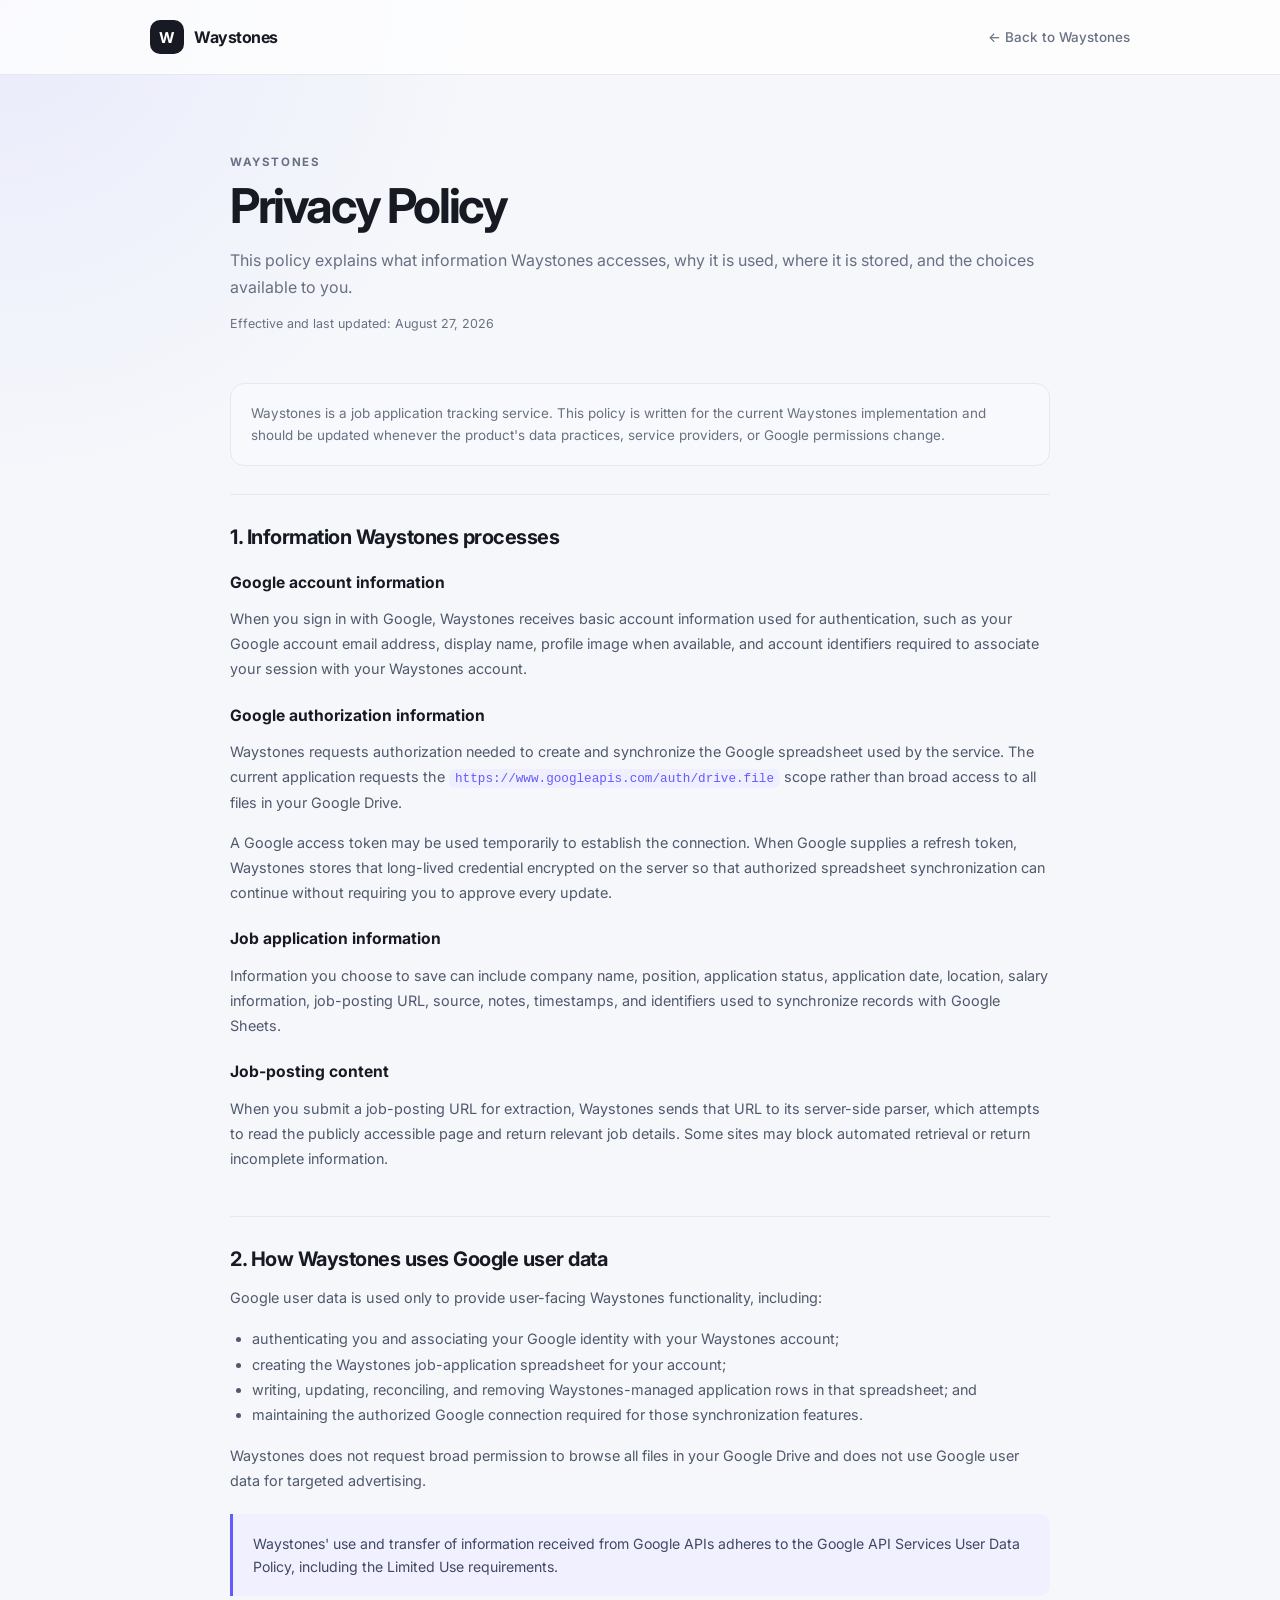
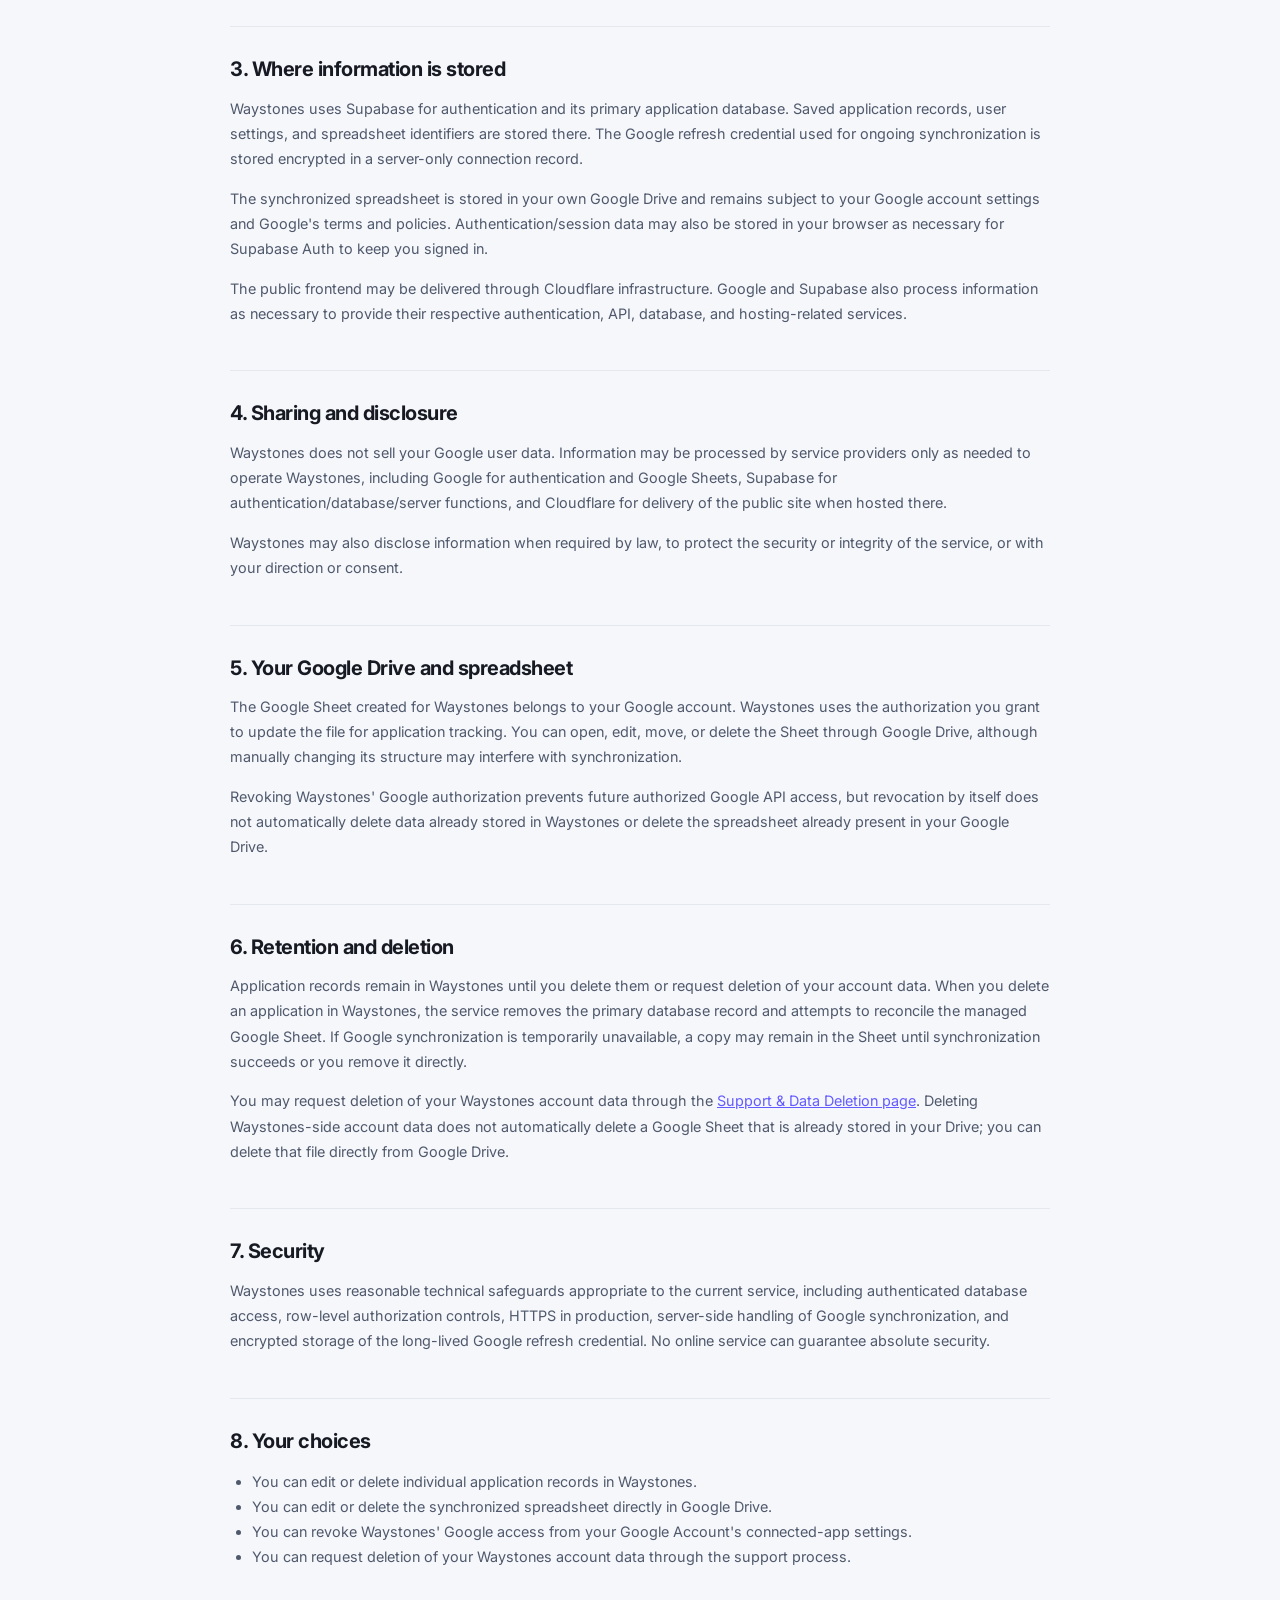
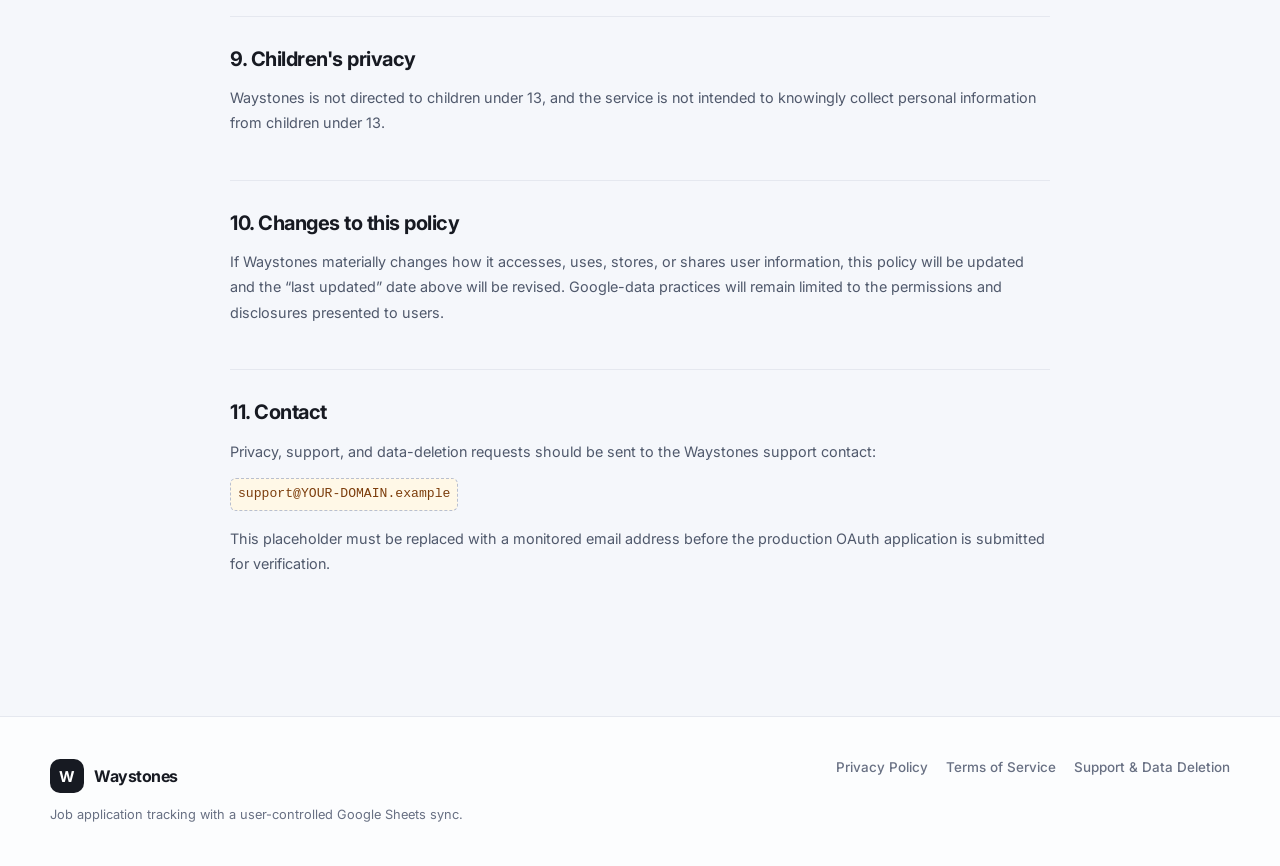
<file: privacy.html>
<!DOCTYPE html>
<html lang="en">
<head>
  <meta charset="UTF-8" />
  <meta name="viewport" content="width=device-width, initial-scale=1.0" />
  <meta name="description" content="Waystones Privacy Policy, including how Google account information, Google Sheets access, and job application data are handled." />
  <meta name="theme-color" content="#f5f7fb" />
  <title>Privacy Policy | Waystones</title>
  <link rel="preconnect" href="https://fonts.googleapis.com" />
  <link rel="preconnect" href="https://fonts.gstatic.com" crossorigin />
  <link href="https://fonts.googleapis.com/css2?family=Inter:wght@400;500;600;700&display=swap" rel="stylesheet" />
  <link rel="stylesheet" href="styles.css?v=20260827-public-v1" />
</head>
<body>
  <div class="legal-shell">
    <header class="legal-header">
      <div class="legal-header-inner">
        <a class="brand brand-link" href="index.html" aria-label="Waystones home">
          <div class="brand-mark">W</div>
          <span>Waystones</span>
        </a>
        <a class="legal-back-link" href="index.html">← Back to Waystones</a>
      </div>
    </header>

    <main class="legal-page">
      <section class="legal-hero">
        <p class="eyebrow">WAYSTONES</p>
        <h1>Privacy Policy</h1>
        <p>This policy explains what information Waystones accesses, why it is used, where it is stored, and the choices available to you.</p>
        <div class="legal-meta">Effective and last updated: August 27, 2026</div>
      </section>

      <div class="legal-notice">
        Waystones is a job application tracking service. This policy is written for the current Waystones implementation and should be updated whenever the product's data practices, service providers, or Google permissions change.
      </div>

      <section class="legal-section">
        <h2>1. Information Waystones processes</h2>
        <h3>Google account information</h3>
        <p>When you sign in with Google, Waystones receives basic account information used for authentication, such as your Google account email address, display name, profile image when available, and account identifiers required to associate your session with your Waystones account.</p>

        <h3>Google authorization information</h3>
        <p>Waystones requests authorization needed to create and synchronize the Google spreadsheet used by the service. The current application requests the <code>https://www.googleapis.com/auth/drive.file</code> scope rather than broad access to all files in your Google Drive.</p>
        <p>A Google access token may be used temporarily to establish the connection. When Google supplies a refresh token, Waystones stores that long-lived credential encrypted on the server so that authorized spreadsheet synchronization can continue without requiring you to approve every update.</p>

        <h3>Job application information</h3>
        <p>Information you choose to save can include company name, position, application status, application date, location, salary information, job-posting URL, source, notes, timestamps, and identifiers used to synchronize records with Google Sheets.</p>

        <h3>Job-posting content</h3>
        <p>When you submit a job-posting URL for extraction, Waystones sends that URL to its server-side parser, which attempts to read the publicly accessible page and return relevant job details. Some sites may block automated retrieval or return incomplete information.</p>
      </section>

      <section class="legal-section">
        <h2>2. How Waystones uses Google user data</h2>
        <p>Google user data is used only to provide user-facing Waystones functionality, including:</p>
        <ul>
          <li>authenticating you and associating your Google identity with your Waystones account;</li>
          <li>creating the Waystones job-application spreadsheet for your account;</li>
          <li>writing, updating, reconciling, and removing Waystones-managed application rows in that spreadsheet; and</li>
          <li>maintaining the authorized Google connection required for those synchronization features.</li>
        </ul>
        <p>Waystones does not request broad permission to browse all files in your Google Drive and does not use Google user data for targeted advertising.</p>

        <div class="legal-callout">
          Waystones' use and transfer of information received from Google APIs adheres to the Google API Services User Data Policy, including the Limited Use requirements.
        </div>
      </section>

      <section class="legal-section">
        <h2>3. Where information is stored</h2>
        <p>Waystones uses Supabase for authentication and its primary application database. Saved application records, user settings, and spreadsheet identifiers are stored there. The Google refresh credential used for ongoing synchronization is stored encrypted in a server-only connection record.</p>
        <p>The synchronized spreadsheet is stored in your own Google Drive and remains subject to your Google account settings and Google's terms and policies. Authentication/session data may also be stored in your browser as necessary for Supabase Auth to keep you signed in.</p>
        <p>The public frontend may be delivered through Cloudflare infrastructure. Google and Supabase also process information as necessary to provide their respective authentication, API, database, and hosting-related services.</p>
      </section>

      <section class="legal-section">
        <h2>4. Sharing and disclosure</h2>
        <p>Waystones does not sell your Google user data. Information may be processed by service providers only as needed to operate Waystones, including Google for authentication and Google Sheets, Supabase for authentication/database/server functions, and Cloudflare for delivery of the public site when hosted there.</p>
        <p>Waystones may also disclose information when required by law, to protect the security or integrity of the service, or with your direction or consent.</p>
      </section>

      <section class="legal-section">
        <h2>5. Your Google Drive and spreadsheet</h2>
        <p>The Google Sheet created for Waystones belongs to your Google account. Waystones uses the authorization you grant to update the file for application tracking. You can open, edit, move, or delete the Sheet through Google Drive, although manually changing its structure may interfere with synchronization.</p>
        <p>Revoking Waystones' Google authorization prevents future authorized Google API access, but revocation by itself does not automatically delete data already stored in Waystones or delete the spreadsheet already present in your Google Drive.</p>
      </section>

      <section class="legal-section">
        <h2>6. Retention and deletion</h2>
        <p>Application records remain in Waystones until you delete them or request deletion of your account data. When you delete an application in Waystones, the service removes the primary database record and attempts to reconcile the managed Google Sheet. If Google synchronization is temporarily unavailable, a copy may remain in the Sheet until synchronization succeeds or you remove it directly.</p>
        <p>You may request deletion of your Waystones account data through the <a href="support.html#data-deletion">Support &amp; Data Deletion page</a>. Deleting Waystones-side account data does not automatically delete a Google Sheet that is already stored in your Drive; you can delete that file directly from Google Drive.</p>
      </section>

      <section class="legal-section">
        <h2>7. Security</h2>
        <p>Waystones uses reasonable technical safeguards appropriate to the current service, including authenticated database access, row-level authorization controls, HTTPS in production, server-side handling of Google synchronization, and encrypted storage of the long-lived Google refresh credential. No online service can guarantee absolute security.</p>
      </section>

      <section class="legal-section">
        <h2>8. Your choices</h2>
        <ul>
          <li>You can edit or delete individual application records in Waystones.</li>
          <li>You can edit or delete the synchronized spreadsheet directly in Google Drive.</li>
          <li>You can revoke Waystones' Google access from your Google Account's connected-app settings.</li>
          <li>You can request deletion of your Waystones account data through the support process.</li>
        </ul>
      </section>

      <section class="legal-section">
        <h2>9. Children's privacy</h2>
        <p>Waystones is not directed to children under 13, and the service is not intended to knowingly collect personal information from children under 13.</p>
      </section>

      <section class="legal-section">
        <h2>10. Changes to this policy</h2>
        <p>If Waystones materially changes how it accesses, uses, stores, or shares user information, this policy will be updated and the “last updated” date above will be revised. Google-data practices will remain limited to the permissions and disclosures presented to users.</p>
      </section>

      <section class="legal-section">
        <h2>11. Contact</h2>
        <p>Privacy, support, and data-deletion requests should be sent to the Waystones support contact:</p>
        <p><span class="support-email-placeholder">support@YOUR-DOMAIN.example</span></p>
        <p>This placeholder must be replaced with a monitored email address before the production OAuth application is submitted for verification.</p>
      </section>
    </main>

    <footer class="public-footer">
      <div class="landing-container public-footer-inner">
        <div>
          <div class="brand"><div class="brand-mark">W</div><span>Waystones</span></div>
          <p>Job application tracking with a user-controlled Google Sheets sync.</p>
        </div>
        <nav aria-label="Legal and support links">
          <a href="privacy.html">Privacy Policy</a>
          <a href="terms.html">Terms of Service</a>
          <a href="support.html">Support &amp; Data Deletion</a>
        </nav>
      </div>
    </footer>
  </div>
</body>
</html>
</file>
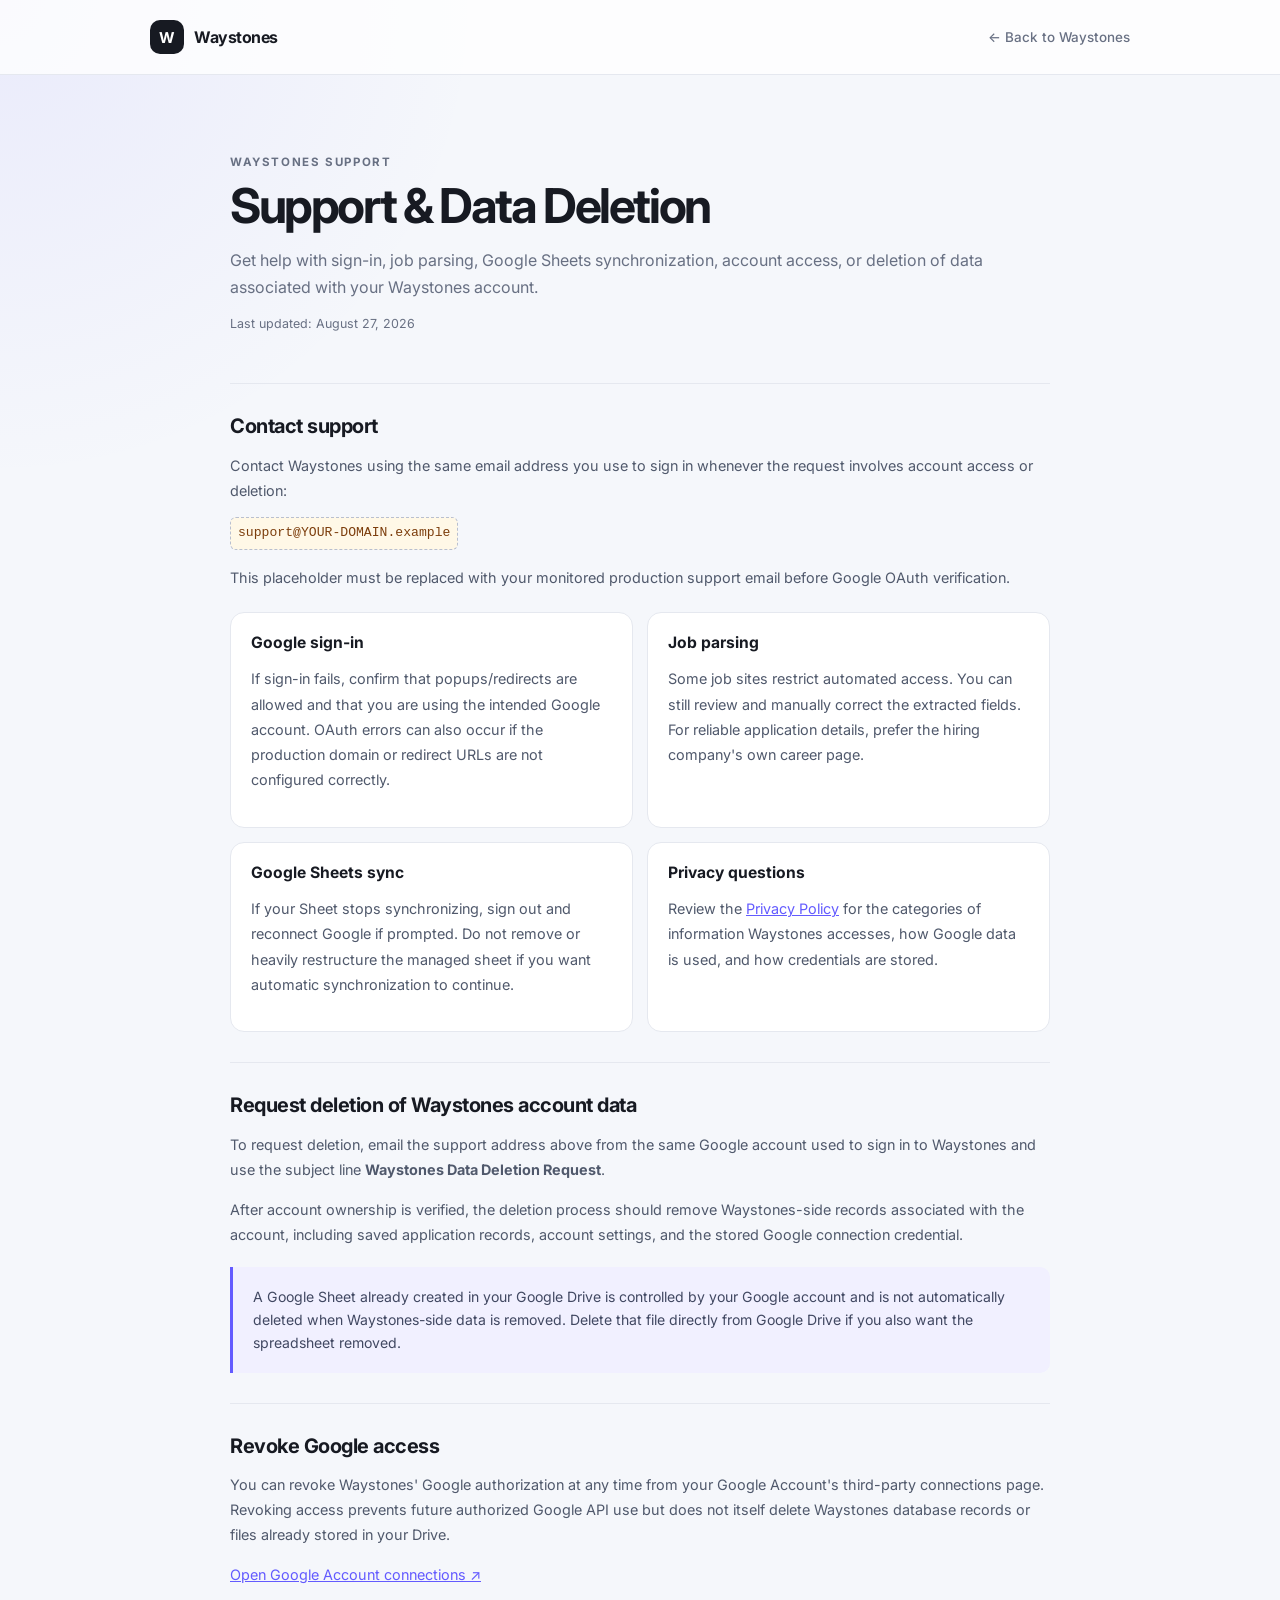
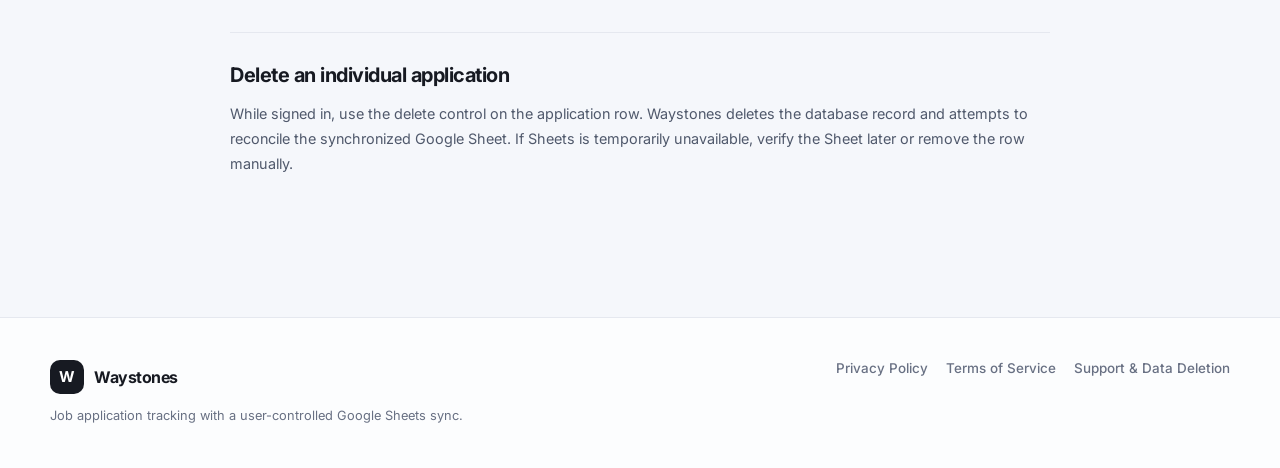
<file: support.html>
<!DOCTYPE html>
<html lang="en">
<head>
  <meta charset="UTF-8" />
  <meta name="viewport" content="width=device-width, initial-scale=1.0" />
  <meta name="description" content="Waystones support, troubleshooting, Google access revocation, and account data deletion information." />
  <meta name="theme-color" content="#f5f7fb" />
  <title>Support & Data Deletion | Waystones</title>
  <link rel="preconnect" href="https://fonts.googleapis.com" />
  <link rel="preconnect" href="https://fonts.gstatic.com" crossorigin />
  <link href="https://fonts.googleapis.com/css2?family=Inter:wght@400;500;600;700&display=swap" rel="stylesheet" />
  <link rel="stylesheet" href="styles.css?v=20260827-public-v1" />
</head>
<body>
  <div class="legal-shell">
    <header class="legal-header">
      <div class="legal-header-inner">
        <a class="brand brand-link" href="index.html" aria-label="Waystones home">
          <div class="brand-mark">W</div>
          <span>Waystones</span>
        </a>
        <a class="legal-back-link" href="index.html">← Back to Waystones</a>
      </div>
    </header>

    <main class="legal-page">
      <section class="legal-hero">
        <p class="eyebrow">WAYSTONES SUPPORT</p>
        <h1>Support &amp; Data Deletion</h1>
        <p>Get help with sign-in, job parsing, Google Sheets synchronization, account access, or deletion of data associated with your Waystones account.</p>
        <div class="legal-meta">Last updated: August 27, 2026</div>
      </section>

      <section class="legal-section">
        <h2>Contact support</h2>
        <p>Contact Waystones using the same email address you use to sign in whenever the request involves account access or deletion:</p>
        <p><span class="support-email-placeholder">support@YOUR-DOMAIN.example</span></p>
        <p>This placeholder must be replaced with your monitored production support email before Google OAuth verification.</p>

        <div class="support-grid">
          <article class="support-card">
            <h3>Google sign-in</h3>
            <p>If sign-in fails, confirm that popups/redirects are allowed and that you are using the intended Google account. OAuth errors can also occur if the production domain or redirect URLs are not configured correctly.</p>
          </article>
          <article class="support-card">
            <h3>Job parsing</h3>
            <p>Some job sites restrict automated access. You can still review and manually correct the extracted fields. For reliable application details, prefer the hiring company's own career page.</p>
          </article>
          <article class="support-card">
            <h3>Google Sheets sync</h3>
            <p>If your Sheet stops synchronizing, sign out and reconnect Google if prompted. Do not remove or heavily restructure the managed sheet if you want automatic synchronization to continue.</p>
          </article>
          <article class="support-card">
            <h3>Privacy questions</h3>
            <p>Review the <a href="privacy.html">Privacy Policy</a> for the categories of information Waystones accesses, how Google data is used, and how credentials are stored.</p>
          </article>
        </div>
      </section>

      <section id="data-deletion" class="legal-section">
        <h2>Request deletion of Waystones account data</h2>
        <p>To request deletion, email the support address above from the same Google account used to sign in to Waystones and use the subject line <strong>Waystones Data Deletion Request</strong>.</p>
        <p>After account ownership is verified, the deletion process should remove Waystones-side records associated with the account, including saved application records, account settings, and the stored Google connection credential.</p>
        <div class="legal-callout">
          A Google Sheet already created in your Google Drive is controlled by your Google account and is not automatically deleted when Waystones-side data is removed. Delete that file directly from Google Drive if you also want the spreadsheet removed.
        </div>
      </section>

      <section class="legal-section">
        <h2>Revoke Google access</h2>
        <p>You can revoke Waystones' Google authorization at any time from your Google Account's third-party connections page. Revoking access prevents future authorized Google API use but does not itself delete Waystones database records or files already stored in your Drive.</p>
        <p><a href="https://myaccount.google.com/connections" target="_blank" rel="noopener noreferrer">Open Google Account connections ↗</a></p>
      </section>

      <section class="legal-section">
        <h2>Delete an individual application</h2>
        <p>While signed in, use the delete control on the application row. Waystones deletes the database record and attempts to reconcile the synchronized Google Sheet. If Sheets is temporarily unavailable, verify the Sheet later or remove the row manually.</p>
      </section>
    </main>

    <footer class="public-footer">
      <div class="landing-container public-footer-inner">
        <div>
          <div class="brand"><div class="brand-mark">W</div><span>Waystones</span></div>
          <p>Job application tracking with a user-controlled Google Sheets sync.</p>
        </div>
        <nav aria-label="Legal and support links">
          <a href="privacy.html">Privacy Policy</a>
          <a href="terms.html">Terms of Service</a>
          <a href="support.html">Support &amp; Data Deletion</a>
        </nav>
      </div>
    </footer>
  </div>
</body>
</html>
</file>
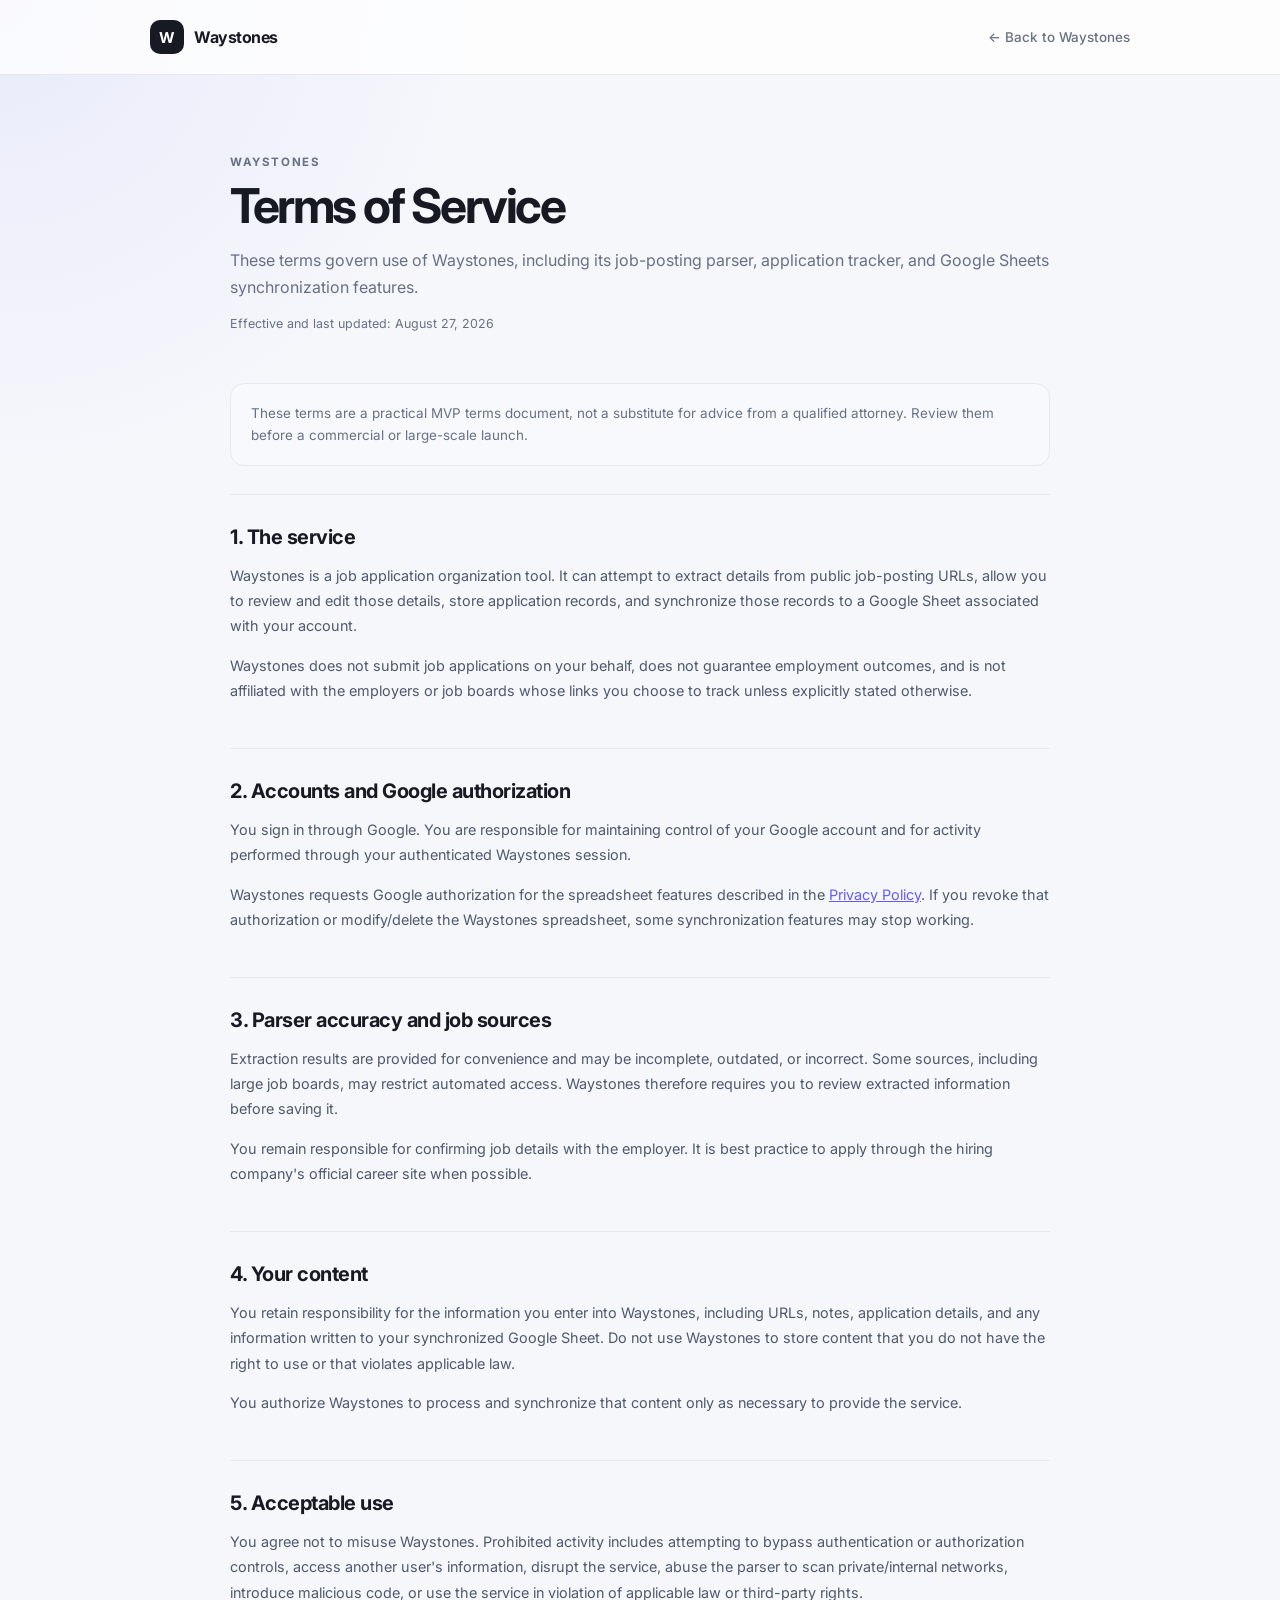
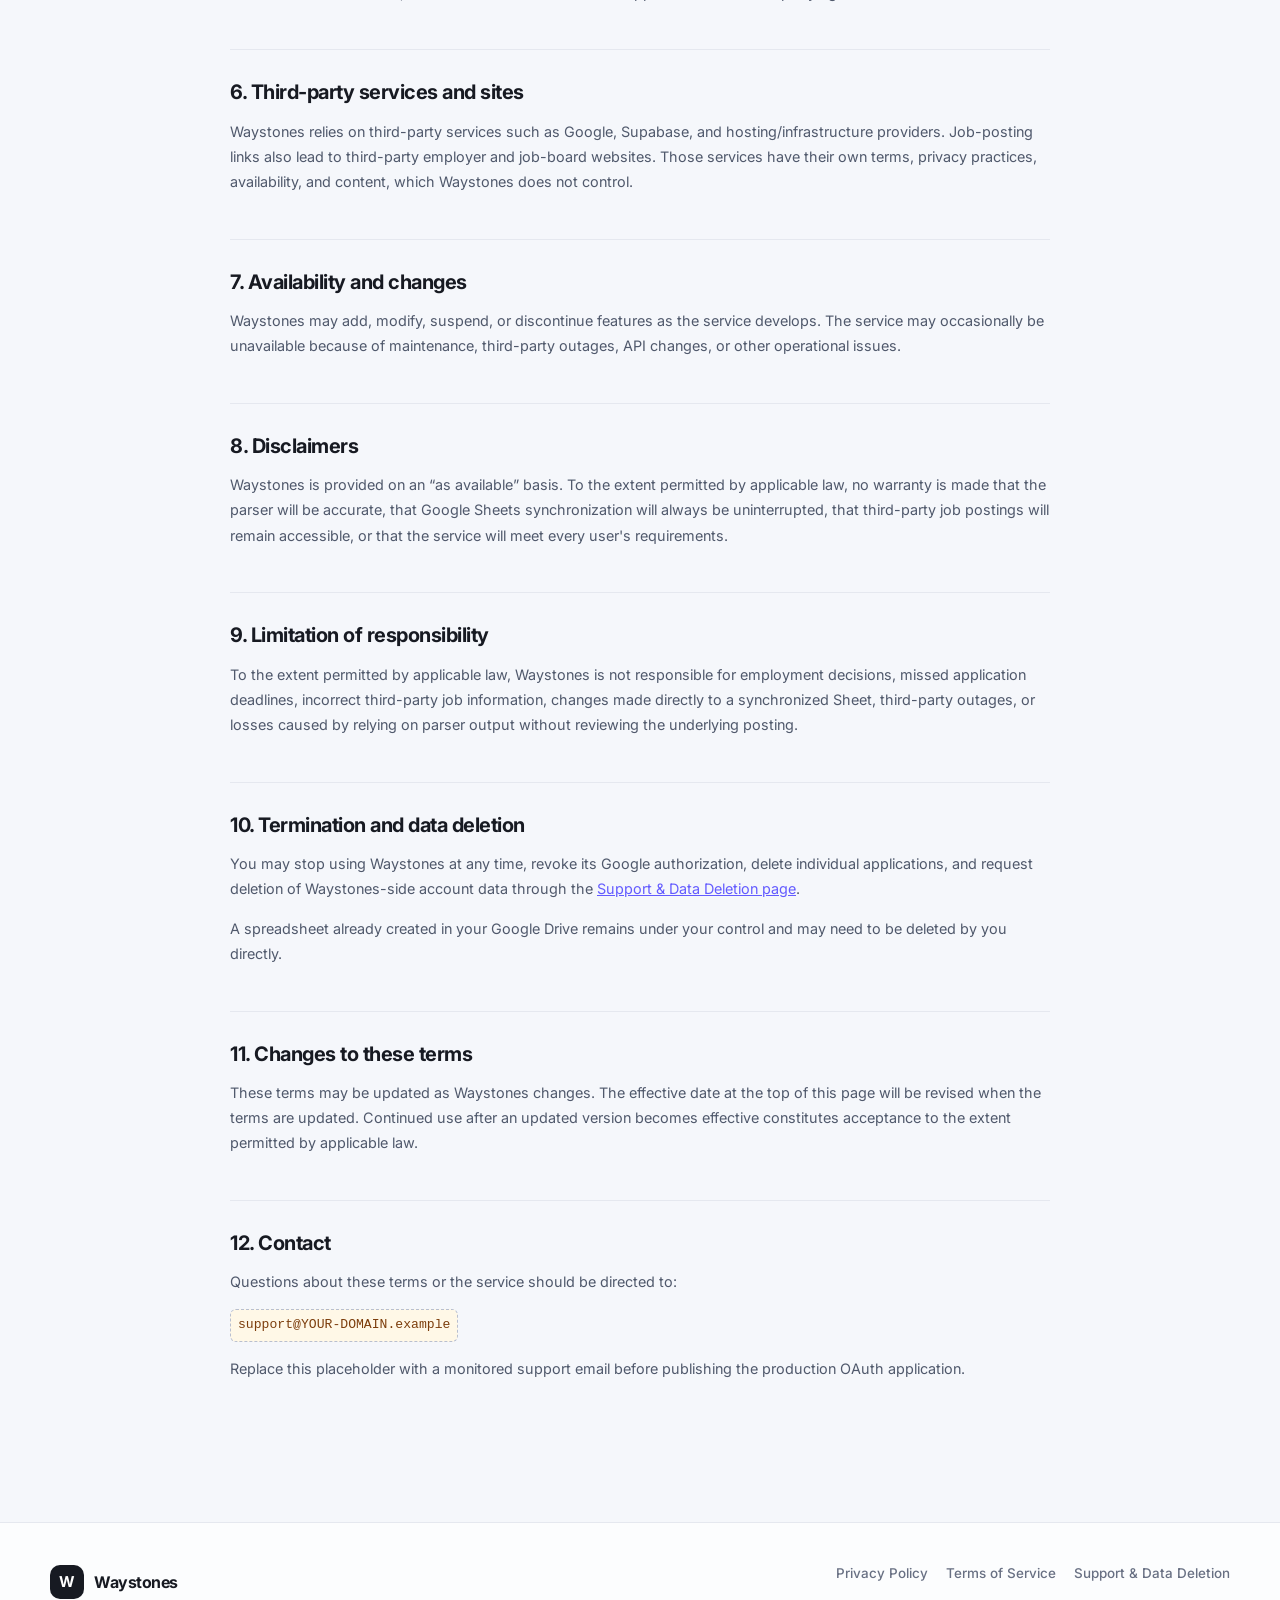
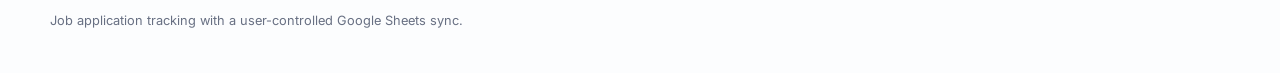
<file: terms.html>
<!DOCTYPE html>
<html lang="en">
<head>
  <meta charset="UTF-8" />
  <meta name="viewport" content="width=device-width, initial-scale=1.0" />
  <meta name="description" content="Terms of Service for the Waystones job application tracker." />
  <meta name="theme-color" content="#f5f7fb" />
  <title>Terms of Service | Waystones</title>
  <link rel="preconnect" href="https://fonts.googleapis.com" />
  <link rel="preconnect" href="https://fonts.gstatic.com" crossorigin />
  <link href="https://fonts.googleapis.com/css2?family=Inter:wght@400;500;600;700&display=swap" rel="stylesheet" />
  <link rel="stylesheet" href="styles.css?v=20260827-public-v1" />
</head>
<body>
  <div class="legal-shell">
    <header class="legal-header">
      <div class="legal-header-inner">
        <a class="brand brand-link" href="index.html" aria-label="Waystones home">
          <div class="brand-mark">W</div>
          <span>Waystones</span>
        </a>
        <a class="legal-back-link" href="index.html">← Back to Waystones</a>
      </div>
    </header>

    <main class="legal-page">
      <section class="legal-hero">
        <p class="eyebrow">WAYSTONES</p>
        <h1>Terms of Service</h1>
        <p>These terms govern use of Waystones, including its job-posting parser, application tracker, and Google Sheets synchronization features.</p>
        <div class="legal-meta">Effective and last updated: August 27, 2026</div>
      </section>

      <div class="legal-notice">
        These terms are a practical MVP terms document, not a substitute for advice from a qualified attorney. Review them before a commercial or large-scale launch.
      </div>

      <section class="legal-section">
        <h2>1. The service</h2>
        <p>Waystones is a job application organization tool. It can attempt to extract details from public job-posting URLs, allow you to review and edit those details, store application records, and synchronize those records to a Google Sheet associated with your account.</p>
        <p>Waystones does not submit job applications on your behalf, does not guarantee employment outcomes, and is not affiliated with the employers or job boards whose links you choose to track unless explicitly stated otherwise.</p>
      </section>

      <section class="legal-section">
        <h2>2. Accounts and Google authorization</h2>
        <p>You sign in through Google. You are responsible for maintaining control of your Google account and for activity performed through your authenticated Waystones session.</p>
        <p>Waystones requests Google authorization for the spreadsheet features described in the <a href="privacy.html">Privacy Policy</a>. If you revoke that authorization or modify/delete the Waystones spreadsheet, some synchronization features may stop working.</p>
      </section>

      <section class="legal-section">
        <h2>3. Parser accuracy and job sources</h2>
        <p>Extraction results are provided for convenience and may be incomplete, outdated, or incorrect. Some sources, including large job boards, may restrict automated access. Waystones therefore requires you to review extracted information before saving it.</p>
        <p>You remain responsible for confirming job details with the employer. It is best practice to apply through the hiring company's official career site when possible.</p>
      </section>

      <section class="legal-section">
        <h2>4. Your content</h2>
        <p>You retain responsibility for the information you enter into Waystones, including URLs, notes, application details, and any information written to your synchronized Google Sheet. Do not use Waystones to store content that you do not have the right to use or that violates applicable law.</p>
        <p>You authorize Waystones to process and synchronize that content only as necessary to provide the service.</p>
      </section>

      <section class="legal-section">
        <h2>5. Acceptable use</h2>
        <p>You agree not to misuse Waystones. Prohibited activity includes attempting to bypass authentication or authorization controls, access another user's information, disrupt the service, abuse the parser to scan private/internal networks, introduce malicious code, or use the service in violation of applicable law or third-party rights.</p>
      </section>

      <section class="legal-section">
        <h2>6. Third-party services and sites</h2>
        <p>Waystones relies on third-party services such as Google, Supabase, and hosting/infrastructure providers. Job-posting links also lead to third-party employer and job-board websites. Those services have their own terms, privacy practices, availability, and content, which Waystones does not control.</p>
      </section>

      <section class="legal-section">
        <h2>7. Availability and changes</h2>
        <p>Waystones may add, modify, suspend, or discontinue features as the service develops. The service may occasionally be unavailable because of maintenance, third-party outages, API changes, or other operational issues.</p>
      </section>

      <section class="legal-section">
        <h2>8. Disclaimers</h2>
        <p>Waystones is provided on an “as available” basis. To the extent permitted by applicable law, no warranty is made that the parser will be accurate, that Google Sheets synchronization will always be uninterrupted, that third-party job postings will remain accessible, or that the service will meet every user's requirements.</p>
      </section>

      <section class="legal-section">
        <h2>9. Limitation of responsibility</h2>
        <p>To the extent permitted by applicable law, Waystones is not responsible for employment decisions, missed application deadlines, incorrect third-party job information, changes made directly to a synchronized Sheet, third-party outages, or losses caused by relying on parser output without reviewing the underlying posting.</p>
      </section>

      <section class="legal-section">
        <h2>10. Termination and data deletion</h2>
        <p>You may stop using Waystones at any time, revoke its Google authorization, delete individual applications, and request deletion of Waystones-side account data through the <a href="support.html#data-deletion">Support &amp; Data Deletion page</a>.</p>
        <p>A spreadsheet already created in your Google Drive remains under your control and may need to be deleted by you directly.</p>
      </section>

      <section class="legal-section">
        <h2>11. Changes to these terms</h2>
        <p>These terms may be updated as Waystones changes. The effective date at the top of this page will be revised when the terms are updated. Continued use after an updated version becomes effective constitutes acceptance to the extent permitted by applicable law.</p>
      </section>

      <section class="legal-section">
        <h2>12. Contact</h2>
        <p>Questions about these terms or the service should be directed to:</p>
        <p><span class="support-email-placeholder">support@YOUR-DOMAIN.example</span></p>
        <p>Replace this placeholder with a monitored support email before publishing the production OAuth application.</p>
      </section>
    </main>

    <footer class="public-footer">
      <div class="landing-container public-footer-inner">
        <div>
          <div class="brand"><div class="brand-mark">W</div><span>Waystones</span></div>
          <p>Job application tracking with a user-controlled Google Sheets sync.</p>
        </div>
        <nav aria-label="Legal and support links">
          <a href="privacy.html">Privacy Policy</a>
          <a href="terms.html">Terms of Service</a>
          <a href="support.html">Support &amp; Data Deletion</a>
        </nav>
      </div>
    </footer>
  </div>
</body>
</html>
</file>
<file: styles.css>
:root {
  --bg: #f5f7fb;
  --surface: #ffffff;
  --surface-soft: #f8f9fc;
  --text: #171a22;
  --muted: #687083;
  --line: #e5e8ef;
  --primary: #635bff;
  --primary-hover: #554de8;
  --danger: #b42318;
  --success: #16794b;
  --warning-bg: #fff8e7;
  --warning-text: #8a6110;
  --radius-lg: 22px;
  --radius-md: 14px;
  --radius-sm: 10px;
  --shadow: 0 20px 55px rgba(33, 39, 56, 0.08);
}

* { box-sizing: border-box; }
html { color-scheme: light; }

body {
  margin: 0;
  min-height: 100vh;
  font-family: "Inter", system-ui, -apple-system, BlinkMacSystemFont, "Segoe UI", sans-serif;
  color: var(--text);
  background:
    radial-gradient(circle at top left, rgba(99, 91, 255, 0.08), transparent 30rem),
    var(--bg);
}

button, input, select, textarea { font: inherit; }
button { cursor: pointer; }
a { color: inherit; }
.hidden { display: none !important; }

.sr-only {
  position: absolute;
  width: 1px;
  height: 1px;
  padding: 0;
  margin: -1px;
  overflow: hidden;
  clip: rect(0, 0, 0, 0);
  white-space: nowrap;
  border: 0;
}

/* ---------- Login ---------- */

.login-screen {
  min-height: 100vh;
  display: grid;
  place-items: center;
  padding: 24px;
}

.login-card {
  width: min(100%, 480px);
  padding: 44px;
  border: 1px solid rgba(229, 232, 239, 0.9);
  border-radius: 28px;
  background: rgba(255, 255, 255, 0.94);
  box-shadow: var(--shadow);
  backdrop-filter: blur(12px);
}

.brand {
  display: flex;
  align-items: center;
  gap: 10px;
  font-weight: 700;
  letter-spacing: -0.03em;
}

.brand-centered {
  justify-content: center;
  margin-bottom: 38px;
}

.brand-mark {
  width: 34px;
  height: 34px;
  display: grid;
  place-items: center;
  border-radius: 10px;
  background: var(--text);
  color: white;
  font-size: 15px;
}

.login-copy h1,
.hero h1 {
  margin: 8px 0 12px;
  font-size: clamp(2rem, 5vw, 3.4rem);
  line-height: 1.05;
  letter-spacing: -0.055em;
}

.login-copy h1 { font-size: clamp(2rem, 5vw, 2.7rem); }

.login-copy {
  text-align: center;
  margin-bottom: 28px;
}

.eyebrow {
  margin: 0;
  color: var(--primary);
  font-size: 0.72rem;
  font-weight: 700;
  letter-spacing: 0.14em;
}

.muted {
  color: var(--muted);
  line-height: 1.65;
}

.small-print {
  margin: 22px 0 0;
  text-align: center;
  color: var(--muted);
  font-size: 0.78rem;
  line-height: 1.55;
}

/* ---------- Buttons ---------- */

.button {
  border: 0;
  border-radius: 11px;
  padding: 12px 17px;
  font-weight: 600;
  transition: 160ms ease;
}

.button:disabled {
  opacity: 0.55;
  cursor: not-allowed;
}

.button-primary {
  color: #fff;
  background: var(--primary);
}

.button-primary:hover:not(:disabled) {
  background: var(--primary-hover);
  transform: translateY(-1px);
}

.button-secondary {
  border: 1px solid var(--line);
  color: var(--text);
  background: var(--surface);
}

.button-secondary:hover:not(:disabled) {
  background: var(--surface-soft);
}

.google-button {
  width: 100%;
  display: flex;
  align-items: center;
  justify-content: center;
  gap: 10px;
  border: 1px solid var(--line);
  color: var(--text);
  background: white;
}

.google-button:hover { background: var(--surface-soft); }

.google-icon {
  width: 24px;
  height: 24px;
  display: grid;
  place-items: center;
  border-radius: 50%;
  font-weight: 700;
  background: #f0f2f7;
}

/* floating symbols, intentionally no button box */
.icon-button {
  appearance: none;
  border: 0;
  padding: 3px;
  margin: 0;
  background: transparent;
  color: var(--muted);
  line-height: 1;
  border-radius: 999px;
  transition: color 140ms ease, transform 140ms ease, opacity 140ms ease;
}

.icon-button:hover:not(:disabled),
.icon-button:focus-visible {
  color: var(--primary);
  transform: translateY(-1px);
}

.icon-button:focus-visible {
  outline: 2px solid rgba(99, 91, 255, 0.28);
  outline-offset: 3px;
}

.icon-button:disabled {
  opacity: 0.38;
  cursor: not-allowed;
}

.sync-icon-button {
  font-size: 1.35rem;
  justify-self: end;
}

.sync-icon-button.is-spinning span {
  display: inline-block;
  animation: spin 700ms linear infinite;
}

@keyframes spin {
  to { transform: rotate(360deg); }
}

/* ---------- App shell ---------- */

.topbar {
  min-height: 72px;
  display: flex;
  align-items: center;
  justify-content: space-between;
  gap: 20px;
  padding: 0 5vw;
  border-bottom: 1px solid var(--line);
  background: rgba(255, 255, 255, 0.88);
  backdrop-filter: blur(16px);
  position: sticky;
  top: 0;
  z-index: 10;
}

.topbar-actions,
.account-chip {
  display: flex;
  align-items: center;
}

.topbar-actions { gap: 14px; }
.account-chip { gap: 10px; }

.avatar {
  width: 36px;
  height: 36px;
  display: grid;
  place-items: center;
  border-radius: 50%;
  background: #ecebfd;
  color: var(--primary);
  font-weight: 700;
}

.account-copy {
  display: grid;
  gap: 2px;
}

.account-copy strong { font-size: 0.85rem; }
.account-copy span {
  color: var(--muted);
  font-size: 0.72rem;
}

.page {
  width: min(1180px, calc(100% - 32px));
  margin: 0 auto;
  padding: 64px 0 80px;
}

.hero {
  display: grid;
  grid-template-columns: minmax(0, 1.6fr) minmax(280px, 0.7fr);
  gap: 34px;
  align-items: end;
  margin-bottom: 34px;
}

.hero-copy {
  max-width: 760px;
  margin-bottom: 0;
}

.sheet-card {
  display: grid;
  gap: 8px;
  padding: 20px;
  border: 1px solid var(--line);
  border-radius: var(--radius-md);
  background: rgba(255, 255, 255, 0.76);
}

.sheet-card-heading,
.sheet-card-links {
  display: flex;
  align-items: center;
  justify-content: space-between;
  gap: 12px;
}

.sheet-card-links {
  align-items: flex-end;
  flex-wrap: wrap;
}

.sheet-label {
  color: var(--muted);
  font-size: 0.76rem;
}

.sheet-status {
  color: var(--muted);
  font-size: 0.78rem;
  line-height: 1.5;
}

.sheet-status.success { color: var(--success); }
.sheet-status.error { color: var(--danger); }

.debug-id {
  color: var(--muted);
  font-family: ui-monospace, SFMono-Regular, Menlo, Consolas, monospace;
  font-size: 0.66rem;
}

.text-link {
  width: fit-content;
  color: var(--primary);
  font-size: 0.82rem;
  font-weight: 600;
  text-decoration: none;
}

.text-link:hover { text-decoration: underline; }

/* ---------- Panels ---------- */

.panel {
  margin-top: 20px;
  padding: 28px;
  border: 1px solid var(--line);
  border-radius: var(--radius-lg);
  background: var(--surface);
  box-shadow: 0 10px 35px rgba(33, 39, 56, 0.035);
}

.panel-heading {
  display: flex;
  justify-content: space-between;
  align-items: flex-start;
  gap: 24px;
  margin-bottom: 24px;
}

.panel-heading h2 {
  margin: 6px 0 4px;
  font-size: 1.35rem;
  letter-spacing: -0.03em;
}

.panel-heading .muted {
  margin: 0;
  font-size: 0.92rem;
}

.application-help {
  margin-top: 7px !important;
}

.step-pill,
.confidence-badge {
  padding: 8px 10px;
  border-radius: 999px;
  white-space: nowrap;
  font-size: 0.74rem;
  font-weight: 600;
}

.step-pill {
  color: var(--muted);
  background: var(--surface-soft);
  border: 1px solid var(--line);
}

.confidence-badge {
  color: var(--warning-text);
  background: var(--warning-bg);
}

/* ---------- Forms ---------- */

.extract-form label,
.field label {
  display: block;
  margin-bottom: 8px;
  font-size: 0.82rem;
  font-weight: 600;
}

.url-row {
  display: grid;
  grid-template-columns: minmax(0, 1fr) auto;
  gap: 10px;
}

input,
select,
textarea {
  width: 100%;
  border: 1px solid var(--line);
  border-radius: var(--radius-sm);
  outline: none;
  color: var(--text);
  background: #fff;
  transition: 140ms ease;
}

input,
select {
  min-height: 46px;
  padding: 0 13px;
}

textarea {
  padding: 12px 13px;
  resize: vertical;
}

input:focus,
select:focus,
textarea:focus {
  border-color: rgba(99, 91, 255, 0.7);
  box-shadow: 0 0 0 4px rgba(99, 91, 255, 0.08);
}

.field-grid {
  display: grid;
  grid-template-columns: repeat(2, minmax(0, 1fr));
  gap: 18px;
}

.field { margin-bottom: 18px; }

.review-url {
  display: grid;
  gap: 6px;
  margin: 4px 0 24px;
  padding: 14px;
  border: 1px solid var(--line);
  border-radius: var(--radius-sm);
  background: var(--surface-soft);
  overflow-wrap: anywhere;
}

.review-url span {
  color: var(--muted);
  font-size: 0.74rem;
}

.review-url a {
  color: var(--primary);
  font-size: 0.84rem;
  text-decoration: none;
}

.form-actions {
  display: flex;
  justify-content: flex-end;
  gap: 10px;
}

.status-message {
  min-height: 18px;
  margin: 10px 0 0;
  font-size: 0.82rem;
}

.status-message.error { color: var(--danger); }
.status-message.success { color: var(--success); }

/* ---------- Table ---------- */

.table-wrap { overflow-x: auto; }

table {
  width: 100%;
  border-collapse: collapse;
}

th,
td {
  padding: 13px 14px;
  border-bottom: 1px solid var(--line);
  text-align: left;
  font-size: 0.84rem;
}

th {
  color: var(--muted);
  font-size: 0.73rem;
  font-weight: 600;
}

.application-row {
  position: relative;
}

.application-row:hover {
  background: rgba(248, 249, 252, 0.7);
}

.row-status-select {
  width: auto;
  min-width: 112px;
  min-height: 32px;
  border-color: transparent;
  border-radius: 8px;
  padding: 0 25px 0 6px;
  background-color: transparent;
  font-size: 0.8rem;
  font-weight: 600;
  cursor: pointer;
  box-shadow: none;
}

.row-status-select:hover,
.row-status-select:focus {
  border-color: var(--line);
  background-color: var(--surface);
  box-shadow: none;
}

.row-status-select:disabled {
  opacity: 0.5;
  cursor: progress;
}

.actions-heading,
.row-actions-cell {
  width: 76px;
  min-width: 76px;
  text-align: right;
}

.row-actions {
  display: inline-flex;
  align-items: center;
  justify-content: flex-end;
  gap: 10px;
  opacity: 0;
  transform: translateX(3px);
  pointer-events: none;
  transition: opacity 130ms ease, transform 130ms ease;
}

.application-row:hover .row-actions,
.application-row:focus-within .row-actions {
  opacity: 1;
  transform: translateX(0);
  pointer-events: auto;
}

.row-action-icon {
  font-size: 1rem;
}

.row-action-icon.delete:hover,
.row-action-icon.delete:focus-visible {
  color: var(--danger);
}

.empty-row td {
  padding: 28px;
  color: var(--muted);
  text-align: center;
}

/* ---------- Responsive ---------- */

@media (max-width: 820px) {
  .hero { grid-template-columns: 1fr; }
  .field-grid { grid-template-columns: 1fr; }
  .account-copy { display: none; }

  /* Touch devices should not require hover to discover actions. */
  .row-actions {
    opacity: 1;
    transform: none;
    pointer-events: auto;
  }
}

@media (max-width: 600px) {
  .login-card { padding: 32px 24px; }

  .page {
    width: min(100% - 20px, 1180px);
    padding-top: 40px;
  }

  .topbar { padding: 0 14px; }
  .panel { padding: 20px; }
  .panel-heading { display: grid; }

  .step-pill,
  .confidence-badge { width: fit-content; }

  .url-row { grid-template-columns: 1fr; }
  .url-row .button { width: 100%; }

  .form-actions {
    flex-direction: column-reverse;
  }

  .form-actions .button { width: 100%; }
}


/* ---------- Temporary bug-test build marker ---------- */
.build-marker {
  margin: 12px 0 0;
  text-align: center;
  color: var(--muted);
  font-size: 0.68rem;
  line-height: 1.4;
  opacity: 0.75;
}

/* =========================================================
   Public landing page + legal pages
   ========================================================= */

.public-site {
  min-height: 100vh;
}

.landing-container {
  width: min(1180px, calc(100% - 40px));
  margin: 0 auto;
}

.landing-nav {
  width: min(1180px, calc(100% - 40px));
  min-height: 74px;
  margin: 0 auto;
  display: grid;
  grid-template-columns: auto 1fr auto;
  align-items: center;
  gap: 28px;
}

.brand-link {
  width: fit-content;
  text-decoration: none;
}

.landing-nav-links {
  display: flex;
  align-items: center;
  justify-content: center;
  gap: 24px;
}

.landing-nav-links a,
.public-footer a,
.app-footer a,
.legal-back-link {
  color: var(--muted);
  font-size: 0.84rem;
  font-weight: 500;
  text-decoration: none;
}

.landing-nav-links a:hover,
.public-footer a:hover,
.app-footer a:hover,
.legal-back-link:hover {
  color: var(--primary);
}

.nav-cta {
  text-decoration: none;
}

.landing-hero-section {
  padding: 86px 0 96px;
  border-top: 1px solid rgba(229, 232, 239, 0.75);
}

.landing-hero-grid {
  display: grid;
  grid-template-columns: minmax(0, 1.05fr) minmax(420px, 0.95fr);
  gap: 70px;
  align-items: center;
}

.landing-hero-copy h1 {
  max-width: 780px;
  margin: 12px 0 20px;
  font-size: clamp(3rem, 7vw, 5.8rem);
  line-height: 0.98;
  letter-spacing: -0.07em;
}

.landing-lede {
  max-width: 690px;
  margin: 0;
  color: var(--muted);
  font-size: 1.05rem;
  line-height: 1.75;
}

.compact-lede {
  font-size: 0.98rem;
}

.landing-actions {
  display: flex;
  align-items: stretch;
  gap: 10px;
  margin-top: 30px;
}

.landing-google-button {
  width: auto;
  min-width: 220px;
}

.landing-login-status {
  min-height: 20px;
  margin-top: 10px;
}

.landing-consent-copy {
  max-width: 620px;
  margin: 10px 0 0;
  color: var(--muted);
  font-size: 0.76rem;
  line-height: 1.55;
}

.landing-consent-copy a {
  color: var(--text);
  font-weight: 600;
}

.product-preview {
  position: relative;
}

.product-preview::before {
  content: "";
  position: absolute;
  inset: -36px;
  z-index: -1;
  border-radius: 50%;
  background: radial-gradient(circle, rgba(99, 91, 255, 0.13), transparent 68%);
  filter: blur(10px);
}

.preview-window {
  padding: 18px;
  border: 1px solid rgba(229, 232, 239, 0.9);
  border-radius: 26px;
  background: rgba(255, 255, 255, 0.94);
  box-shadow: 0 30px 90px rgba(33, 39, 56, 0.13);
}

.preview-topline {
  display: flex;
  align-items: center;
  gap: 6px;
  padding: 2px 2px 15px;
  color: var(--muted);
  font-size: 0.72rem;
}

.preview-dot {
  width: 7px;
  height: 7px;
  border-radius: 50%;
  background: #dfe3eb;
}

.preview-title {
  margin-left: auto;
}

.preview-card,
.preview-table,
.preview-sync {
  border: 1px solid var(--line);
  border-radius: 15px;
  background: var(--surface);
}

.preview-card {
  padding: 18px;
}

.preview-label {
  color: var(--primary);
  font-size: 0.64rem;
  font-weight: 700;
  letter-spacing: 0.12em;
}

.preview-input {
  margin-top: 10px;
  padding: 12px 13px;
  overflow: hidden;
  border: 1px solid var(--line);
  border-radius: 9px;
  color: var(--muted);
  background: var(--surface-soft);
  font-size: 0.74rem;
  text-overflow: ellipsis;
  white-space: nowrap;
}

.preview-flow {
  display: grid;
  grid-template-columns: repeat(4, 1fr);
  gap: 7px;
  margin-top: 12px;
}

.preview-flow span {
  padding: 8px 4px;
  border-radius: 8px;
  color: var(--muted);
  background: var(--surface-soft);
  font-size: 0.65rem;
  font-weight: 600;
  text-align: center;
}

.preview-table {
  margin-top: 12px;
  overflow: hidden;
}

.preview-row {
  display: grid;
  grid-template-columns: 0.8fr 1.35fr 0.7fr;
  gap: 10px;
  align-items: center;
  padding: 12px 14px;
  border-top: 1px solid var(--line);
  font-size: 0.69rem;
}

.preview-row:first-child {
  border-top: 0;
}

.preview-row-head {
  color: var(--muted);
  background: var(--surface-soft);
  font-size: 0.62rem;
  font-weight: 600;
}

.preview-status {
  width: fit-content;
  padding: 5px 7px;
  border-radius: 999px;
  color: var(--primary);
  background: #f0efff;
  font-weight: 600;
}

.preview-sync {
  display: flex;
  align-items: center;
  gap: 10px;
  margin-top: 12px;
  padding: 14px;
}

.preview-sync div {
  display: grid;
  gap: 2px;
}

.preview-sync strong {
  font-size: 0.73rem;
}

.preview-sync div span {
  color: var(--muted);
  font-size: 0.65rem;
}

.preview-check {
  width: 28px;
  height: 28px;
  display: grid;
  place-items: center;
  border-radius: 50%;
  color: var(--success);
  background: #edf9f3;
  font-weight: 700;
}

.landing-section {
  padding: 94px 0;
  border-top: 1px solid var(--line);
}

.landing-section-soft {
  background: rgba(255, 255, 255, 0.55);
}

.section-intro {
  max-width: 720px;
  margin-bottom: 42px;
}

.section-intro-left {
  margin-bottom: 0;
}

.section-intro h2,
.data-access-grid h2,
.landing-cta-card h2,
.legal-hero h1 {
  margin: 9px 0 12px;
  font-size: clamp(2rem, 4vw, 3rem);
  line-height: 1.05;
  letter-spacing: -0.05em;
}

.section-intro p:last-child,
.landing-cta-card p,
.legal-hero p {
  color: var(--muted);
  line-height: 1.65;
}

.feature-grid {
  display: grid;
  grid-template-columns: repeat(3, 1fr);
  gap: 18px;
}

.feature-card {
  min-height: 250px;
  padding: 26px;
  border: 1px solid var(--line);
  border-radius: var(--radius-lg);
  background: var(--surface);
  box-shadow: 0 14px 35px rgba(33, 39, 56, 0.035);
}

.feature-number {
  display: inline-block;
  margin-bottom: 52px;
  color: var(--primary);
  font-size: 0.72rem;
  font-weight: 700;
}

.feature-card h3 {
  margin: 0 0 10px;
  font-size: 1.08rem;
}

.feature-card p {
  margin: 0;
  color: var(--muted);
  font-size: 0.88rem;
  line-height: 1.65;
}

.how-grid,
.data-access-grid {
  display: grid;
  grid-template-columns: minmax(0, 0.8fr) minmax(420px, 1.2fr);
  gap: 70px;
  align-items: start;
}

.workflow-list {
  margin: 0;
  padding: 0;
  list-style: none;
  counter-reset: workflow;
}

.workflow-list li {
  position: relative;
  display: grid;
  grid-template-columns: 200px 1fr;
  gap: 24px;
  padding: 20px 0 20px 46px;
  border-bottom: 1px solid var(--line);
  counter-increment: workflow;
}

.workflow-list li::before {
  content: counter(workflow, decimal-leading-zero);
  position: absolute;
  left: 0;
  top: 21px;
  color: var(--primary);
  font-size: 0.69rem;
  font-weight: 700;
}

.workflow-list strong {
  font-size: 0.9rem;
}

.workflow-list span {
  color: var(--muted);
  font-size: 0.85rem;
  line-height: 1.55;
}

.data-points {
  display: grid;
  gap: 12px;
}

.data-points div {
  display: grid;
  grid-template-columns: 145px 1fr;
  gap: 24px;
  padding: 18px 0;
  border-bottom: 1px solid var(--line);
}

.data-points strong {
  font-size: 0.85rem;
}

.data-points span {
  color: var(--muted);
  font-size: 0.85rem;
  line-height: 1.55;
}

code {
  padding: 2px 6px;
  border-radius: 6px;
  color: var(--primary);
  background: #efefff;
  font-family: ui-monospace, SFMono-Regular, Menlo, Consolas, monospace;
  font-size: 0.88em;
}

.landing-cta-section {
  padding-top: 72px;
  padding-bottom: 72px;
}

.landing-cta-card {
  display: flex;
  align-items: center;
  justify-content: space-between;
  gap: 34px;
  padding: 36px;
  border-radius: 26px;
  color: white;
  background: var(--text);
}

.landing-cta-card .eyebrow {
  color: #aaa6ff;
}

.landing-cta-card h2 {
  max-width: 760px;
  color: white;
}

.landing-cta-card p {
  max-width: 700px;
  margin-bottom: 0;
  color: #c9cdd8;
}

.public-footer,
.app-footer {
  border-top: 1px solid var(--line);
  background: rgba(255, 255, 255, 0.75);
}

.public-footer {
  padding: 42px 0;
}

.public-footer-inner,
.app-footer-inner {
  display: flex;
  align-items: flex-start;
  justify-content: space-between;
  gap: 28px;
}

.public-footer p {
  max-width: 480px;
  margin: 12px 0 0;
  color: var(--muted);
  font-size: 0.8rem;
  line-height: 1.55;
}

.public-footer nav,
.app-footer nav {
  display: flex;
  flex-wrap: wrap;
  gap: 18px;
}

.app-footer {
  padding: 20px 0;
}

.app-footer-inner {
  width: min(1180px, calc(100% - 32px));
  margin: 0 auto;
  align-items: center;
  color: var(--muted);
  font-size: 0.74rem;
}

/* ---------- Legal / support pages ---------- */

.legal-shell {
  min-height: 100vh;
}

.legal-header {
  border-bottom: 1px solid var(--line);
  background: rgba(255, 255, 255, 0.78);
}

.legal-header-inner {
  width: min(980px, calc(100% - 40px));
  min-height: 74px;
  margin: 0 auto;
  display: flex;
  align-items: center;
  justify-content: space-between;
  gap: 20px;
}

.legal-page {
  width: min(820px, calc(100% - 40px));
  margin: 0 auto;
  padding: 78px 0 96px;
}

.legal-hero {
  margin-bottom: 52px;
}

.legal-hero h1 {
  max-width: 760px;
}

.legal-meta {
  margin-top: 16px;
  color: var(--muted);
  font-size: 0.78rem;
}

.legal-notice {
  margin: 28px 0;
  padding: 18px 20px;
  border: 1px solid var(--line);
  border-radius: var(--radius-md);
  background: var(--surface-soft);
  color: var(--muted);
  font-size: 0.84rem;
  line-height: 1.65;
}

.legal-section {
  padding: 30px 0;
  border-top: 1px solid var(--line);
}

.legal-section h2 {
  margin: 0 0 14px;
  font-size: 1.25rem;
  letter-spacing: -0.025em;
}

.legal-section h3 {
  margin: 24px 0 8px;
  font-size: 0.98rem;
}

.legal-section p,
.legal-section li {
  color: #50596c;
  font-size: 0.9rem;
  line-height: 1.75;
}

.legal-section ul,
.legal-section ol {
  padding-left: 22px;
}

.legal-section a {
  color: var(--primary);
}

.legal-callout {
  margin-top: 20px;
  padding: 18px 20px;
  border-left: 3px solid var(--primary);
  border-radius: 0 var(--radius-sm) var(--radius-sm) 0;
  background: #f1f0ff;
  color: #414862;
  font-size: 0.88rem;
  line-height: 1.65;
}

.support-grid {
  display: grid;
  grid-template-columns: repeat(2, 1fr);
  gap: 14px;
  margin-top: 22px;
}

.support-card {
  padding: 20px;
  border: 1px solid var(--line);
  border-radius: var(--radius-md);
  background: var(--surface);
}

.support-card h3 {
  margin-top: 0;
}

.support-email-placeholder {
  display: inline-block;
  padding: 4px 7px;
  border: 1px dashed #b8bfd0;
  border-radius: 6px;
  color: #7c3d0c;
  background: #fff8e7;
  font-family: ui-monospace, SFMono-Regular, Menlo, Consolas, monospace;
  font-size: 0.82rem;
}

@media (max-width: 900px) {
  .landing-nav {
    grid-template-columns: 1fr auto;
  }

  .landing-nav-links {
    display: none;
  }

  .landing-hero-grid,
  .how-grid,
  .data-access-grid {
    grid-template-columns: 1fr;
    gap: 44px;
  }

  .landing-hero-section {
    padding-top: 64px;
  }

  .product-preview {
    max-width: 620px;
  }

  .feature-grid {
    grid-template-columns: 1fr;
  }

  .feature-card {
    min-height: auto;
  }

  .feature-number {
    margin-bottom: 28px;
  }
}

@media (max-width: 650px) {
  .landing-container,
  .landing-nav,
  .legal-header-inner,
  .legal-page {
    width: min(100% - 28px, 1180px);
  }

  .landing-nav {
    min-height: 66px;
  }

  .nav-cta {
    display: none;
  }

  .landing-nav {
    grid-template-columns: 1fr;
  }

  .landing-hero-section {
    padding: 54px 0 66px;
  }

  .landing-hero-copy h1 {
    font-size: clamp(2.55rem, 14vw, 4.2rem);
  }

  .landing-actions,
  .landing-cta-card,
  .public-footer-inner,
  .app-footer-inner {
    flex-direction: column;
    align-items: stretch;
  }

  .landing-actions .button,
  .landing-google-button,
  .landing-cta-card .button {
    width: 100%;
    text-align: center;
  }

  .landing-section {
    padding: 68px 0;
  }

  .workflow-list li,
  .data-points div {
    grid-template-columns: 1fr;
    gap: 8px;
  }

  .preview-row {
    grid-template-columns: 0.75fr 1.25fr 0.75fr;
    gap: 7px;
    padding-inline: 10px;
  }

  .public-footer nav,
  .app-footer nav {
    flex-direction: column;
    gap: 10px;
  }

  .legal-page {
    padding-top: 56px;
  }

  .support-grid {
    grid-template-columns: 1fr;
  }
}
</file>
